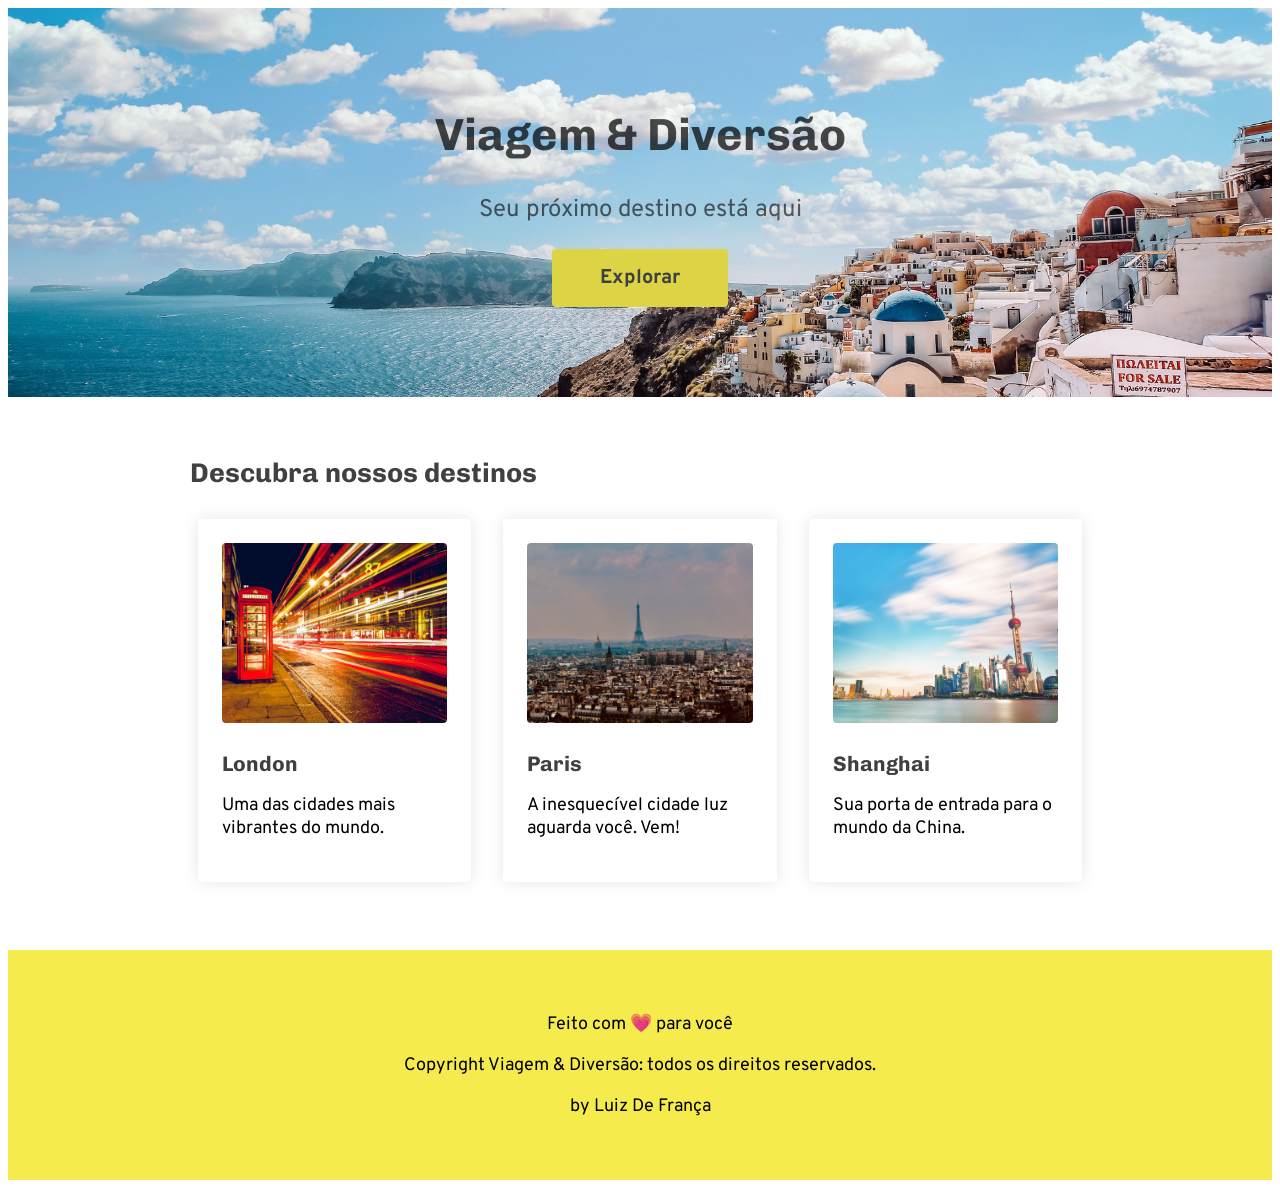
<file: index.html>
<!DOCTYPE html>
<html lang="pt">
<head>
	<meta charset="utf-8">
	<title>Viagem&Diversão - o seu lugar no mundo</title>
	<meta name="Viagem e Diversão" content="Está pensando em viajar e ainda não sabe pra onde? Venha conhecer o mundo com Viagem e Diversão">
	<!--escolher um fonte alternativa que seja leve-->
<link href="https://fonts.googleapis.com/css?family=Chivo:700|Overpass:400,700&amp;display=swap" rel="stylesheet">
<link href="https://fonts.googleapis.com/css2?family=Roboto:wght@400;900&display=swap" rel="stylesheet">
<link href="style.css" rel="stylesheet">
</head>
<body>
<!--Banner Section-->
<div id= "Banner">
		<h1>Viagem & Diversão</h1>
		<p>Seu próximo destino está aqui</p>
		<a href="https://www.lewagon.com" target="_blank" class="button-blue">Explorar</a>

</div>

<div class="container">
		<h2>Descubra nossos destinos</h2> 

		<!-- Cards Container-->
		<div class="cards">

			<!-- london card-->

			<a class="card-white" href="https://www.lewagon.com/london" target="_blank">
				<img src="images/london-pexels.jpg" alt="Londres">
				<h3>London</h3>
				<p>Uma das cidades mais vibrantes do mundo.</p>
			</a>
			<!-- Paris -->

			<a class="card-white" href="https://www.lewagon.com/paris" target="_blank">
				<img src="images/pexels-paris.jpg" alt="Paris">
				<h3>Paris</h3>
				<p>A inesquecível cidade luz aguarda você. Vem!</p>
			</a>
		
			<!-- Shanghai -->

			<a class="card-white" href="https://www.lewagon.com/shanghai" target="_blank">
				<img src="images/pexels-shanghai.jpg" alt="Shanghai">
				<h3>Shanghai</h3>
				<p>Sua porta de entrada para o mundo da China.</p>
			</a>
		</div>
</div>


<!--footer Section-->
<div class="footer">
	
	<div class="container">
		<p>Feito com &#128151; para você</p>
		<p>Copyright Viagem & Diversão: todos os direitos reservados.</p>
		<p>by Luiz De França</p>
	</div>

</div>




</body>


</html>
</file>
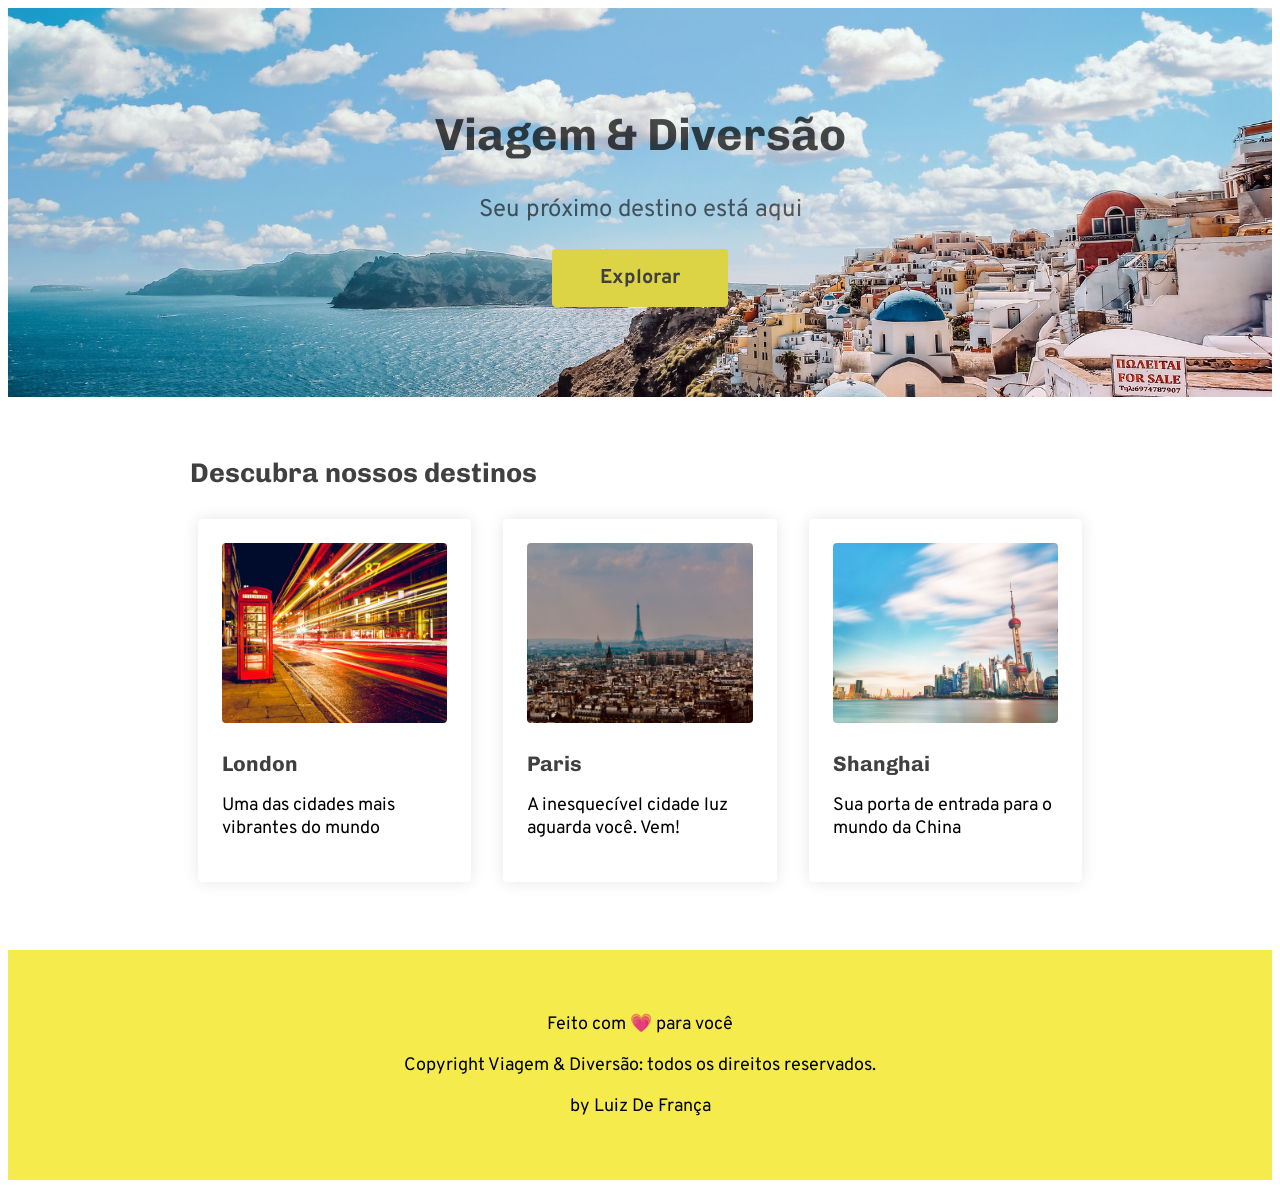
<file: home-index.html>
<!DOCTYPE html>
<html lang="pt">
<head>
	<meta charset="utf-8">
	<title>Viagem&Diversão - o seu lugar no mundo</title>
	<meta name="Viagem e Diversão" content="Está pensando em viajar e ainda não sabe pra onde? Venha conhecer o mundo com Viagem e Diversão">
	<!--escolher um fonte alternativa que seja leve-->
<link href="https://fonts.googleapis.com/css?family=Chivo:700|Overpass:400,700&amp;display=swap" rel="stylesheet">
<link href="https://fonts.googleapis.com/css2?family=Roboto:wght@400;900&display=swap" rel="stylesheet">
<link href="style.css" rel="stylesheet">
</head>
<body>
<!--Banner Section-->
<div id= "Banner">
		<h1>Viagem & Diversão</h1>
		<p>Seu próximo destino está aqui</p>
		<a href="https://www.lewagon.com" target="_blank" class="button-blue">Explorar</a>

</div>

<div class="container">
		<h2>Descubra nossos destinos</h2> 

		<!-- Cards Container-->
		<div class="cards">
			<!-- london card-->

			<a class="card-white" href="https://www.lewagon.com/london" target="_blank">
				<img src="images/london-pexels.jpg" alt="Londres" class="card-img">
				<h3>London</h3>
				<p>Uma das cidades mais vibrantes do mundo</p>
			</a>
			<!-- Paris -->

			<a class="card-white" href="https://www.lewagon.com/paris" target="_blank">
				<img src="images/pexels-paris.jpg" alt="Paris" class="card-img">
				<h3>Paris</h3>
				<p>A inesquecível cidade luz aguarda você. Vem!</p>
			</a>
		
			<!-- Shanghai -->

			<a class="card-white" href="https://www.lewagon.com/shanghai" target="_blank">
				<img src="images/pexels-shanghai.jpg" alt="Shanghai" class="card-img">
				<h3>Shanghai</h3>
				<p>Sua porta de entrada para o mundo da China</p>
			</a>
		</div>
</div>


<!--footer Section-->
<div class="footer">
	
	<div class="container">
		<p>Feito com &#128151; para você</p>
		<p>Copyright Viagem & Diversão: todos os direitos reservados.</p>
		<p>by Luiz De França</p>
	</div>

</div>




</body>


</html>
</file>
<file: style.css>
/* Write some CSS below */

/* Here goes the page general criteria */
body{
	font-family: Overpass;
	color: black;
	font-size: 18px;
	margin: > 0:
}

h1,h2,h3{
	color: #404040;
    font-family: chivo;
}

 
a{ 
	text-decoration: none;
	color: white;
	font-size: 18px;
}


p{ 
	font-size: 18px;
	text-justify: center;
 	text-justify: justify; 
}

/* Banner Section */

#Banner{ 
	background-image: url('images/pexels-grecia.jpg');
	background-size: cover;
	background-position: center;
	padding: 90px 0;
	text-align: center;
}

#Banner h1 { 
	color: black;
	font-size: 45px;
	margin: 0;
	padding: 10px;
	opacity: 0.7;
}

#Banner p { 
	color: black;
	font-size: 24px;
	opacity: 0.6;
 }

.button-blue{ 
	background-color: #dcd345;
	color: #404040;
	padding: 16px 48px;
	border-radius: 4px;
	display: inline-block;
	text-decoration: none;
	transition: 1s;
	font-size: 20px;
	font-weight: bold;
	transform: scale(1);
 }

.button-blue:hover {
	background-color: #c6bd3e;
	color: #404040;

}

/* Cards section*/

.container {
	width: 900px;
	margin: 60px auto;
}

.card-white:hover {
	color: grey;
	text-decoration: none;

}

.card-white{
	background: white;
	box-shadow: 0 0 16px rgba(0,0,0,0.1);
	border-radius: 4px;
	padding: 24px;
	margin: 8px;
	flex-grow: 1;
	transform: scale(1);
	color: inherit;
	text-decoration: none;

}

.card-white img {
	width: 100%;
	height: 180px;
	object-fit: cover;
	border-radius: 4px;
}

.card-white h3 {
	margin-bottom: 0;
}

.cards{
	display: grid;
	grid-template-columns: 1fr 1fr 1fr;
	grid-gap: 16px;
}


.footer{
	background: #f5eb4d;
	color: 404040;
	padding: 2px;
	text-align: center;
}

/*Responsivo Banner*/

@media (min-width:100px){
	#Banner, #Banner h1, #Banner p,{
		width:100px;
		grid-template-columns: 1fr;
	}

}


@media (min-width:300px){
	#Banner, #Banner h1, #Banner p,{
		width:300px;
		grid-template-columns: 1fr;
	}

}


@media (min-width:600px){
	#Banner, #Banner h1, #Banner p{
		width:700PX;
		grid-template-columns: 1fr 1fr;
	}

}

@media (min-width:700px){
	#Banner, #Banner h1, #Banner p{
		width:800PX;
		grid-template-columns: 1fr 1fr;
	}

}

@media (min-width:900px){
	#Banner, #Banner h1, #Banner p{
		width: auto;
		grid-template-columns: 1fr 1fr 1fr;
	}

}



/* Responsivo Cards Container */

@media (min-width:200px){
	.container {
		width:200px;
	}
	.cards{
		grid-template-columns: 1fr;
	}
}

@media (min-width:300px){
	.container {
		width:300px;
	}
	.cards{
		grid-template-columns: 1fr;
	}
}

@media (min-width:600px){
	.container{
		width:600px;
	}
	.cards{
		grid-template-columns: 1fr 1fr;
	}
}

@media (min-width:900px){
	.container{
		width: 900px;
	}
	.cards{
		grid-template-columns: 1fr 1fr 1fr;
	}
}
</file>
